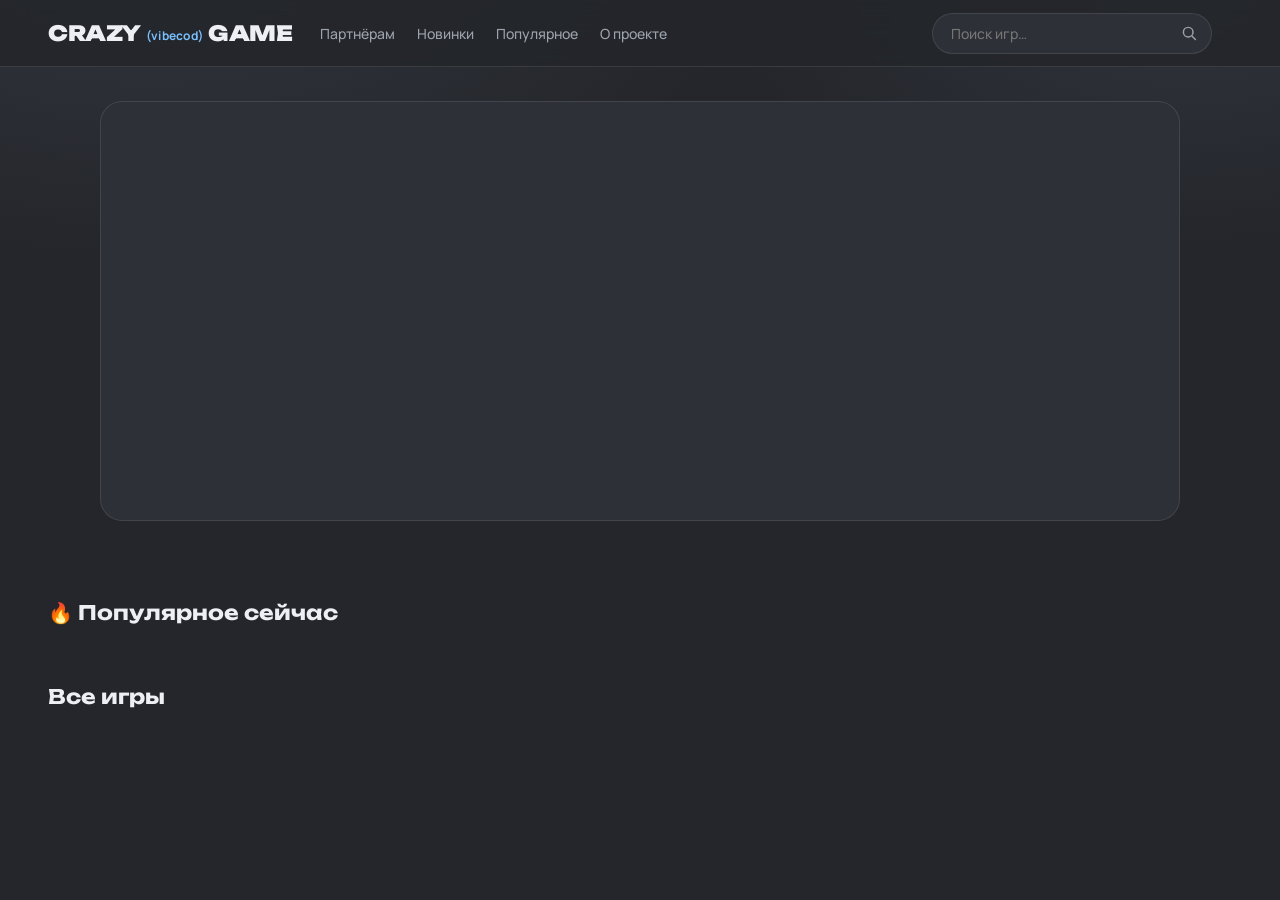
<file: index.html>
<!doctype html>
<html lang="ru">
<head>
<meta charset="utf-8">
<meta name="viewport" content="width=device-width, initial-scale=1">
<title>CRAZY (vibecod) GAME — играй в браузере</title>
<meta name="description" content="Только больная фантазия соло-разработчиков. Браузерные игры без установки.">
<link rel="icon" href="/favicon.ico" sizes="32x32">
<link rel="icon" href="/favicon.svg" type="image/svg+xml">
<link rel="apple-touch-icon" href="/apple-touch-icon.png">
<link rel="manifest" href="/site.webmanifest">
<meta name="theme-color" content="#24262B">
<link rel="stylesheet" href="./assets/style.css">
</head>
<body>

<header class="top">
  <div class="top__in">
    <a class="logo" href="./index.html">CRAZY<em>(vibecod)</em>GAME</a>

    <nav class="nav">
      <a href="./partners.html">Партнёрам</a>
      <a href="#fresh">Новинки</a>
      <a href="#popular">Популярное</a>
      <a href="#about">О проекте</a>
    </nav>

    <label class="search-wrap">
      <input class="search" id="search" type="search" placeholder="Поиск игр…" aria-label="Поиск игры">
      <svg viewBox="0 0 20 20" aria-hidden="true"><circle cx="9" cy="9" r="6"/><path d="m14 14 4 4"/></svg>
    </label>

    <div id="account"></div>
  </div>
</header>

<main class="shell">
  <!-- крупная карточка с переключением -->
  <section class="hero" id="hero" aria-label="Избранная игра"></section>

  <div class="split">
    <section class="continue is-hidden" id="continue">
      <div class="row">
        <h2>Продолжить игру</h2>
        <span id="continueMeta"></span>
      </div>
      <div class="shelf" id="continueShelf"></div>
      <p class="nudge is-hidden" id="guestNudge">
        Прогресс привязан к этому браузеру.
        <button class="link" id="nudgeLogin">Войдите</button>, чтобы играть с телефона и компьютера.
      </p>
    </section>

    <aside class="facts" id="facts"></aside>
  </div>

  <section id="popular">
    <div class="row"><h2>🔥 Популярное сейчас</h2><span id="popularMeta"></span></div>
    <div class="feature-grid" id="popularGrid"></div>
  </section>

  <section id="fresh">
    <div class="row"><h2>Все игры</h2><span id="count"></span></div>
    <div class="grid" id="grid"></div>
  </section>

</main>

<script type="module">
import { ensureSession, isNamed, canSignIn, signIn, signOut } from './assets/db.js';
import { loadLibrary, loadStreak, fmtDuration, fmtAgo, plural } from './assets/library.js';
import { loadGames, loadPopularity, loadMyProfile, avatarHtml, loc, t } from './assets/catalog.js';
import { mountAbout } from './assets/about.js';

mountAbout();

const $ = id => document.getElementById(id);
const games = await loadGames();
const byId = Object.fromEntries(games.map(g => [g.id, g]));
const session = await ensureSession();
const named = isNamed(session);
const myProfile = await loadMyProfile(session);

// ─── шапка ───────────────────────────────────────────────────
const box = $('account');
if (named) {
  box.innerHTML = `<a class="acc" href="./profile.html">${avatarHtml(myProfile, 'Профиль')}
      <span>${myProfile.name || 'Профиль'}</span></a>
    <button class="btn btn--ghost" id="out">${t.signOut}</button>`;
  $('out').onclick = async () => { await signOut(); location.reload(); };
} else {
  box.innerHTML = `<a class="acc" href="./profile.html">${avatarHtml(myProfile, 'Гость')}<span>${t.profile}</span></a>`
    + (canSignIn ? `<button class="btn" id="in">${t.signIn}</button>` : '');
  if (canSignIn) $('in').onclick = () => signIn(location.href);
}

// ─── прогресс игрока ─────────────────────────────────────────
const library = (await loadLibrary(session, games))
  .filter(e => byId[e.game_id] && e.last_played)
  .sort((a, b) => new Date(b.last_played) - new Date(a.last_played));

const played = new Set(library.map(e => e.game_id));
const popularity = await loadPopularity();

// ─── крупная карточка ────────────────────────────────────────
const spotlight = [
  ...games.filter(g => g.featured),
  ...games.filter(g => !g.featured && !played.has(g.id))
].slice(0, 4);
if (!spotlight.length) spotlight.push(games[0]);

let slide = 0;
function renderHero() {
  const g = spotlight[slide];
  if (!g) return;
  const badge = g.tag || (played.has(g.id) ? '' : 'Новинка');
  const words = loc(g).title.split(' ');
  const head = words.length > 1
    ? `${words[0]}<br><b>${words.slice(1).join(' ')}</b>`
    : `<b>${loc(g).title}</b>`;

  $('hero').innerHTML = `
    <img class="hero__bg" src="${g.cover}" alt="" onerror="this.style.display='none'">
    <div class="hero__grad"></div>
    <div class="hero__body">
      ${badge ? `<span class="badge">${badge}</span>` : ''}
      <h1>${head}</h1>
      <p>${loc(g).description || ''}</p>
      <div class="hero__cta">
        <a class="btn btn--play" href="./game.html?id=${g.id}">
          <svg viewBox="0 0 16 16" aria-hidden="true"><path d="M4 2.5v11l9-5.5-9-5.5Z"/></svg>Играть</a>
        <span class="hero__note">Браузерная игра</span>
      </div>
    </div>
    ${spotlight.length > 1 ? `<div class="dots">${spotlight.map((_, i) =>
      `<button class="${i === slide ? 'is-on' : ''}" data-slide="${i}" aria-label="Игра ${i + 1}"></button>`).join('')}</div>` : ''}`;

  $('hero').querySelectorAll('[data-slide]').forEach(b => {
    b.onclick = () => { slide = +b.dataset.slide; renderHero(); restartRotation(); };
  });
}

let timer = null;
function restartRotation() {
  clearInterval(timer);
  if (spotlight.length < 2 || matchMedia('(prefers-reduced-motion: reduce)').matches) return;
  timer = setInterval(() => { slide = (slide + 1) % spotlight.length; renderHero(); }, 9000);
}
renderHero();
restartRotation();
$('hero').addEventListener('mouseenter', () => clearInterval(timer));
$('hero').addEventListener('mouseleave', restartRotation);

// ─── продолжить ──────────────────────────────────────────────
if (library.length) {
  const streak = await loadStreak(session);
  $('continue').classList.remove('is-hidden');
  $('continueMeta').textContent = streak.current > 1
    ? `${streak.current} ${plural(streak.current, 'день', 'дня', 'дней')} подряд` : '';

  const maxSeconds = Math.max(...library.map(e => e.seconds || 0), 1);

  $('continueShelf').innerHTML = library.slice(0, 4).map(e => {
    const g = byId[e.game_id];
    const share = Math.max(6, Math.round(((e.seconds || 0) / maxSeconds) * 100));
    const meta = [fmtAgo(e.last_played), e.seconds ? fmtDuration(e.seconds) : ''].filter(Boolean).join(' · ');
    return `<div class="slot">
      <div class="slot__art">
        <img src="${g.cover}" alt="" loading="lazy" onerror="this.style.visibility='hidden'">
        <span class="slot__bar"><i style="width:${share}%"></i></span>
      </div>
      <div class="slot__b">
        <h3>${loc(g).title}</h3>
        <p>${meta}</p>
        ${e.rank ? `<p class="slot__rank">${e.rank}-е место из ${e.total_players}</p>` : ''}
        <a class="btn btn--soft" href="./game.html?id=${g.id}">
          <svg viewBox="0 0 16 16" aria-hidden="true"><path d="M4 2.5v11l9-5.5-9-5.5Z"/></svg>Продолжить</a>
      </div>
    </div>`;
  }).join('');

  if (!named && canSignIn) {
    $('guestNudge').classList.remove('is-hidden');
    $('nudgeLogin').onclick = () => signIn(location.href);
  }
}

// ─── факты справа ────────────────────────────────────────────
$('facts').innerHTML = `
  <div class="fact">
    <span class="fact__ico" aria-hidden="true">
      <svg viewBox="0 0 24 24"><rect x="2" y="7" width="20" height="11" rx="5"/><path d="M7 12h3M8.5 10.5v3M15 11h.01M17.5 13.5h.01"/></svg>
    </span>
    <div><b>${games.length}</b>
      <span>${plural(games.length, 'игра в каталоге', 'игры в каталоге', 'игр в каталоге')}</span></div>
  </div>
  <div class="fact">
    <span class="fact__ico" aria-hidden="true">
      <svg viewBox="0 0 24 24"><path d="M12 3c1.5 4 4.5 5.5 4.5 9a4.5 4.5 0 0 1-9 0C7.5 8.5 10.5 7 12 3Z"/></svg>
    </span>
    <div><b>Без установки</b>
      <span>Новые сумасшедшие игры, которых больше нет нигде</span></div>
  </div>`;

// ─── популярное ──────────────────────────────────────────────
const ranked = games
  .map(g => ({ g, stat: popularity[g.id] || { launches: 0, players: 0 } }))
  .sort((a, b) => b.stat.launches - a.stat.launches)
  .slice(0, 3);

if (ranked.some(r => r.stat.launches > 0)) {
  $('popularGrid').innerHTML = ranked.map(({ g, stat }) => `
    <a class="feature" href="./game.html?id=${g.id}">
      <img class="feature__img" src="${g.cover}" alt="" loading="lazy" onerror="this.style.visibility='hidden'">
      ${g.tag ? `<span class="tag">${g.tag}</span>` : ''}
      <div class="feature__b">
        <div>
          <h3>${loc(g).title}</h3>
          <p>${stat.launches} ${plural(stat.launches, 'запуск', 'запуска', 'запусков')}${
            stat.players > 1 ? ` · ${stat.players} ${plural(stat.players, 'игрок', 'игрока', 'игроков')}` : ''}</p>
        </div>
        <span class="feature__play" aria-hidden="true">
          <svg viewBox="0 0 16 16"><path d="M4 2.5v11l9-5.5-9-5.5Z"/></svg>
        </span>
      </div>
    </a>`).join('');
} else {
  document.getElementById('popular').classList.add('is-hidden');
}

// ─── каталог ─────────────────────────────────────────────────
function render(list) {
  $('count').textContent = `${list.length} ${plural(list.length, 'игра', 'игры', 'игр')}`;
  $('grid').innerHTML = list.map(g => `
    <a class="card" href="./game.html?id=${g.id}">
      ${g.tag ? `<span class="tag">${g.tag}</span>` : ''}
      <img class="card__img" src="${g.cover}" alt="" loading="lazy" onerror="this.style.visibility='hidden'">
      <div class="card__b"><h3>${loc(g).title}</h3><p>${loc(g).genre}</p></div>
    </a>`).join('');
}
render(games);

$('search').addEventListener('input', e => {
  const q = e.target.value.trim().toLowerCase();
  render(games.filter(g => (g.title + (g.title_en || '') + (g.genre || '')).toLowerCase().includes(q)));
});
</script>
</body>
</html>
</file>
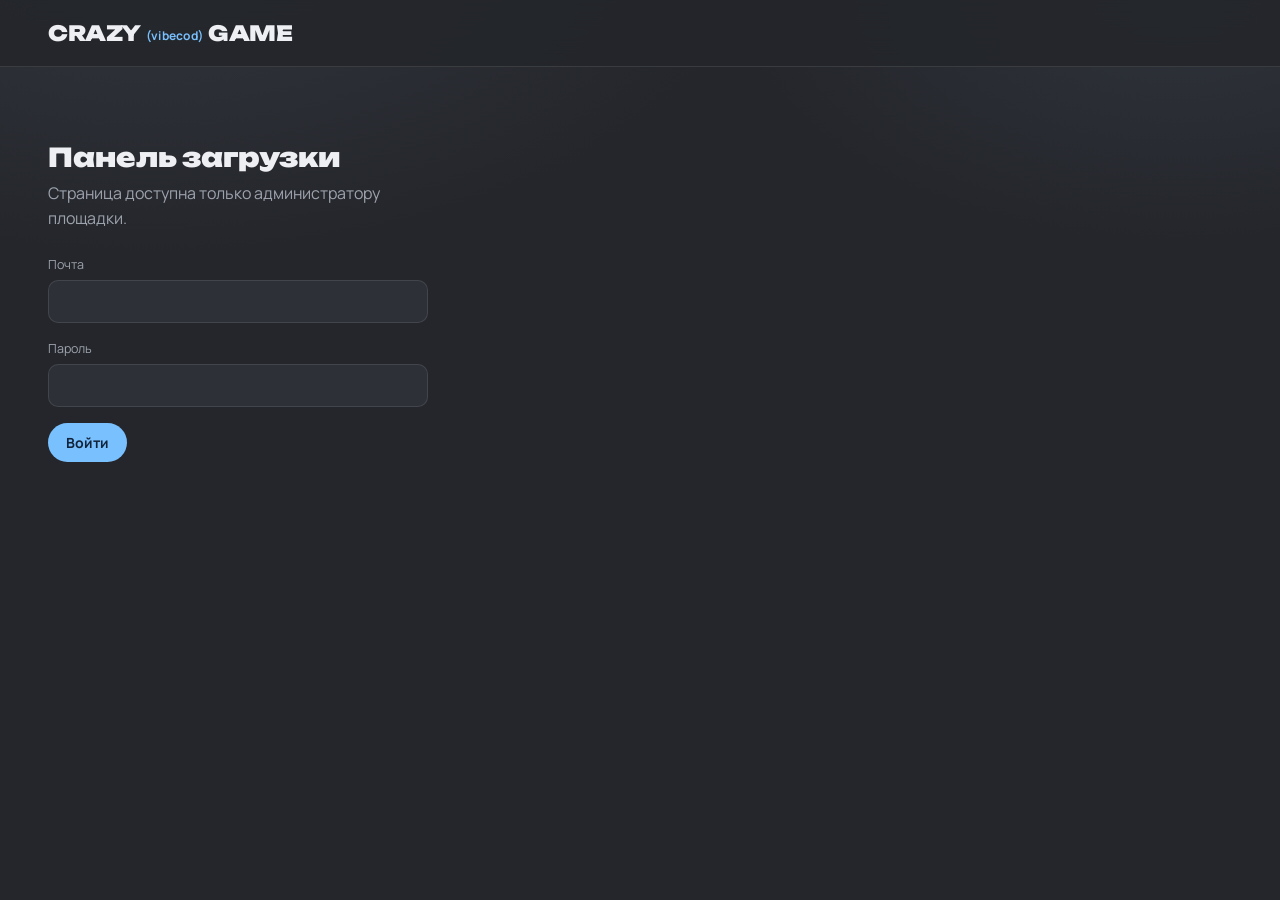
<file: admin.html>
<!doctype html>
<html lang="ru">
<head>
<meta charset="utf-8">
<meta name="viewport" content="width=device-width, initial-scale=1">
<meta name="robots" content="noindex">
<title>Загрузка игр — CRAZY (vibecod) GAME</title>
<link rel="icon" href="/favicon.ico" sizes="32x32">
<link rel="icon" href="/favicon.svg" type="image/svg+xml">
<link rel="apple-touch-icon" href="/apple-touch-icon.png">
<link rel="manifest" href="/site.webmanifest">
<meta name="theme-color" content="#24262B">
<link rel="stylesheet" href="./assets/style.css">
</head>
<body>

<header class="top">
  <div class="top__in">
    <a class="logo" href="./index.html">CRAZY<em>(vibecod)</em>GAME</a>
    <div id="account"></div>
  </div>
</header>

<main class="shell">

  <!-- вход -->
  <section class="gate" id="gate">
    <h1>Панель загрузки</h1>
    <p>Страница доступна только администратору площадки.</p>
    <div class="field"><label for="email">Почта</label><input id="email" type="email" autocomplete="username"></div>
    <div class="field"><label for="pass">Пароль</label><input id="pass" type="password" autocomplete="current-password"></div>
    <button class="btn" id="doLogin">Войти</button>
    <p class="err is-hidden" id="loginErr"></p>
  </section>

  <!-- форма -->
  <section class="is-hidden" id="panel">
    <div class="row"><h2>Новая игра</h2><span>HTML-файл целиком</span></div>

    <div class="form">
      <div class="form__col">
        <div class="field">
          <label for="fHtml">Файл игры (.html)</label>
          <input id="fHtml" type="file" accept=".html,.htm">
          <small id="htmlInfo"></small>
        </div>

        <div class="field">
          <label for="fCover">Обложка (jpg / png / webp)</label>
          <input id="fCover" type="file" accept="image/*">
          <small>Соотношение 16:9, не меньше 1280×720. Лучше 1920×1080 — эта же картинка
            растягивается на весь баннер главной, и мелкая будет выглядеть мыльной.</small>
          <div class="cover-check" id="coverCheck"></div>
        </div>

        <div class="field">
          <label for="fTitle">Название</label>
          <input id="fTitle" type="text" placeholder="Джеки: Свалка до Луны">
        </div>

        <div class="field">
          <label for="fDesc">Описание</label>
          <textarea id="fDesc" rows="3" placeholder="Только вверх. Одна ошибка — и ты снова внизу."></textarea>
        </div>

        <div class="field field--split">
          <div><label for="fGenre">Жанр</label><input id="fGenre" type="text" placeholder="Платформер"></div>
          <div><label for="fTag">Плашка</label><input id="fTag" type="text" placeholder="Хит"></div>
        </div>

        <div class="field">
          <label for="fId">Адрес игры</label>
          <input id="fId" type="text" placeholder="jackie">
          <small>Латиницей. Заполняется само из названия.</small>
        </div>

        <label class="check"><input id="fFeatured" type="checkbox"> Показать крупно на главной</label>
      </div>

      <div class="form__col">
        <div class="row row--tight">
          <h3>Для англоязычных</h3>
          <button class="btn btn--ghost" id="doTranslate">Перевести</button>
        </div>
        <p class="hint">Посетителям с английским браузером покажется этот вариант. Перевод можно поправить руками.</p>

        <div class="field"><label for="fTitleEn">Title</label><input id="fTitleEn" type="text"></div>
        <div class="field"><label for="fDescEn">Description</label><textarea id="fDescEn" rows="3"></textarea></div>
        <div class="field"><label for="fGenreEn">Genre</label><input id="fGenreEn" type="text"></div>

        <button class="btn btn--wide" id="doUpload">Загрузить игру</button>
        <p class="err is-hidden" id="uploadErr"></p>
        <p class="ok is-hidden" id="uploadOk"></p>
      </div>
    </div>

    <div class="row"><h2>Загруженные игры</h2><span id="listCount"></span></div>
    <div class="progress-list" id="list"></div>
  </section>
</main>

<script type="module">
import { db } from './assets/db.js';
import { CONFIG } from './assets/config.js';

const $ = id => document.getElementById(id);
const SDK_URL = location.origin + location.pathname.replace(/admin\.html$/, '') + 'sdk/playdrop-sdk.js';

let session = null;

// ─── доступ ──────────────────────────────────────────────────
async function checkAccess() {
  const { data } = await db.auth.getSession();
  session = data.session;
  if (!session || session.user.is_anonymous) return show(false);
  const { data: admin } = await db.rpc('is_admin');
  show(!!admin);
  if (!admin) {
    $('loginErr').textContent = 'Этот аккаунт не в списке администраторов.';
    $('loginErr').classList.remove('is-hidden');
  }
}

function show(ok) {
  $('gate').classList.toggle('is-hidden', ok);
  $('panel').classList.toggle('is-hidden', !ok);
  $('account').innerHTML = ok ? `<button class="btn btn--ghost" id="out">Выйти</button>` : '';
  if (ok) {
    $('out').onclick = async () => { await db.auth.signOut(); location.reload(); };
    loadList();
  }
}

$('doLogin').onclick = async () => {
  const err = $('loginErr');
  err.classList.add('is-hidden');
  // анонимную сессию сбрасываем, иначе вход не пройдёт
  const { data } = await db.auth.getSession();
  if (data.session?.user.is_anonymous) await db.auth.signOut();

  const { error } = await db.auth.signInWithPassword({ email: $('email').value.trim(), password: $('pass').value });
  if (error) { err.textContent = error.message; err.classList.remove('is-hidden'); return; }
  checkAccess();
};

// ─── помощники ───────────────────────────────────────────────
const RU = { а:'a',б:'b',в:'v',г:'g',д:'d',е:'e',ё:'e',ж:'zh',з:'z',и:'i',й:'y',к:'k',л:'l',м:'m',н:'n',
  о:'o',п:'p',р:'r',с:'s',т:'t',у:'u',ф:'f',х:'h',ц:'c',ч:'ch',ш:'sh',щ:'sch',ъ:'',ы:'y',ь:'',э:'e',ю:'yu',я:'ya' };

function slug(s) {
  return s.toLowerCase().split('').map(c => RU[c] ?? c).join('')
    .replace(/[^a-z0-9]+/g, '-').replace(/^-|-$/g, '').slice(0, 40);
}

$('fTitle').addEventListener('input', e => {
  if (!$('fId').dataset.touched) $('fId').value = slug(e.target.value);
});
$('fId').addEventListener('input', e => { e.target.dataset.touched = '1'; });

$('fHtml').addEventListener('change', e => {
  const f = e.target.files[0];
  $('htmlInfo').textContent = f ? `${f.name} · ${(f.size / 1048576).toFixed(1)} МБ` : '';
});

// ─── проверка обложки: разрешение и пропорции ────────────────
$('fCover').addEventListener('change', e => {
  const file = e.target.files[0];
  const out = $('coverCheck');
  out.className = 'cover-check';
  out.textContent = '';
  if (!file) return;

  const img = new Image();
  img.onload = () => {
    const { width: w, height: h } = img;
    const ratio = w / h;
    const notes = [];

    if (w < 1280) notes.push(`ширина ${w}px — мало, на баннере будет мыло`);
    if (Math.abs(ratio - 16 / 9) > 0.12) notes.push(`пропорции ${ratio.toFixed(2)}:1 вместо 16:9 — картинку обрежет`);

    if (notes.length) {
      out.className = 'cover-check is-bad';
      out.textContent = `${w}×${h}: ` + notes.join('; ');
    } else {
      out.className = 'cover-check is-good';
      out.textContent = `${w}×${h} — то что нужно`;
    }
    URL.revokeObjectURL(img.src);
  };
  img.onerror = () => { out.textContent = 'Не удалось прочитать картинку'; };
  img.src = URL.createObjectURL(file);
});

// ─── перевод ─────────────────────────────────────────────────
$('doTranslate').onclick = async () => {
  const btn = $('doTranslate');
  const texts = [$('fTitle').value, $('fDesc').value, $('fGenre').value];
  if (!texts[0]) return;

  btn.disabled = true; btn.textContent = 'Перевожу…';
  try {
    const { data, error } = await db.functions.invoke('translate', { body: { texts } });
    if (error) throw error;
    $('fTitleEn').value = data.translations[0] || '';
    $('fDescEn').value = data.translations[1] || '';
    $('fGenreEn').value = data.translations[2] || '';
  } catch (err) {
    $('uploadErr').textContent = 'Перевод недоступен: ' + (err.message || err) + '. Заполните поля вручную.';
    $('uploadErr').classList.remove('is-hidden');
  }
  btn.disabled = false; btn.textContent = 'Перевести';
};

// ─── загрузка ────────────────────────────────────────────────
$('doUpload').onclick = async () => {
  const err = $('uploadErr'), ok = $('uploadOk');
  err.classList.add('is-hidden'); ok.classList.add('is-hidden');

  const id = $('fId').value.trim();
  const title = $('fTitle').value.trim();
  const htmlFile = $('fHtml').files[0];
  const coverFile = $('fCover').files[0];

  if (!id || !title || !htmlFile) return fail('Нужны файл игры, название и адрес.');

  const btn = $('doUpload');
  btn.disabled = true; btn.textContent = 'Загружаю…';

  try {
    // 1. в HTML игры подставляем SDK площадки
    let html = await htmlFile.text();
    const yandex = /<script[^>]*src=["'][^"']*yandex[^"']*(?:sdk|games)[^"']*["'][^>]*>\s*<\/script>/gi;
    const tag = `<script src="${SDK_URL}"><\/script>`;
    if (yandex.test(html)) html = html.replace(yandex, tag);
    else if (!html.includes('playdrop-sdk.js')) html = html.replace(/<\/head>/i, `  ${tag}\n</head>`);

    // 2. файлы в хранилище
    const up = await db.storage.from('games').upload(`${id}/index.html`, new Blob([html], { type: 'text/html' }), {
      upsert: true, contentType: 'text/html; charset=utf-8'
    });
    if (up.error) throw up.error;
    const gameUrl = db.storage.from('games').getPublicUrl(`${id}/index.html`).data.publicUrl;

    let coverUrl = null;
    if (coverFile) {
      const ext = (coverFile.name.split('.').pop() || 'jpg').toLowerCase();
      const c = await db.storage.from('covers').upload(`${id}.${ext}`, coverFile, { upsert: true, contentType: coverFile.type });
      if (c.error) throw c.error;
      coverUrl = db.storage.from('covers').getPublicUrl(`${id}.${ext}`).data.publicUrl + '?v=' + Date.now();
    }

    // 3. строка в каталоге
    const row = {
      id, title,
      title_en: $('fTitleEn').value.trim() || null,
      description: $('fDesc').value.trim() || null,
      description_en: $('fDescEn').value.trim() || null,
      genre: $('fGenre').value.trim() || null,
      genre_en: $('fGenreEn').value.trim() || null,
      tag: $('fTag').value.trim() || null,
      game_url: gameUrl,
      featured: $('fFeatured').checked,
      published: true,
      owner_id: session.user.id,
      updated_at: new Date().toISOString()
    };
    if (coverUrl) row.cover_url = coverUrl;

    const { error: dbErr } = await db.from('games').upsert(row, { onConflict: 'id' });
    if (dbErr) throw dbErr;

    ok.textContent = `Готово. Игра открывается по адресу game.html?id=${id}`;
    ok.classList.remove('is-hidden');
    ['fTitle','fDesc','fGenre','fTag','fId','fTitleEn','fDescEn','fGenreEn'].forEach(k => $(k).value = '');
    $('fHtml').value = ''; $('fCover').value = ''; $('htmlInfo').textContent = '';
    delete $('fId').dataset.touched;
    loadList();
  } catch (e) {
    fail(e.message || String(e));
  }

  btn.disabled = false; btn.textContent = 'Загрузить игру';

  function fail(msg) {
    err.textContent = msg;
    err.classList.remove('is-hidden');
    btn.disabled = false; btn.textContent = 'Загрузить игру';
  }
};

// ─── список ──────────────────────────────────────────────────
async function loadList() {
  const { data } = await db.from('games').select('*').order('created_at', { ascending: false });
  const rows = data || [];
  $('listCount').textContent = `${rows.length} шт.`;
  $('list').innerHTML = rows.map(g => `
    <div class="prow">
      <img class="prow__img" src="${g.cover_url || ''}" alt="" onerror="this.style.visibility='hidden'">
      <div class="prow__b">
        <h3>${g.title}${g.featured ? ' · на главной' : ''}</h3>
        <p>${g.title_en ? 'EN: ' + g.title_en : 'без английской версии'} · ${g.published ? 'опубликована' : 'скрыта'}</p>
      </div>
      <div class="prow__side">
        <a class="btn btn--ghost" href="./game.html?id=${g.id}">Открыть</a>
        <button class="link" data-hide="${g.id}" data-state="${g.published}">${g.published ? 'скрыть' : 'показать'}</button>
        <button class="link" data-del="${g.id}">удалить</button>
      </div>
    </div>`).join('');

  $('list').querySelectorAll('[data-hide]').forEach(b => b.onclick = async () => {
    await db.from('games').update({ published: b.dataset.state !== 'true' }).eq('id', b.dataset.hide);
    loadList();
  });
  $('list').querySelectorAll('[data-del]').forEach(b => b.onclick = async () => {
    if (!confirm('Удалить игру из каталога? Файлы тоже будут стёрты.')) return;
    const id = b.dataset.del;
    await db.storage.from('games').remove([`${id}/index.html`]);
    await db.from('games').delete().eq('id', id);
    loadList();
  });
}

checkAccess();
</script>
</body>
</html>
</file>
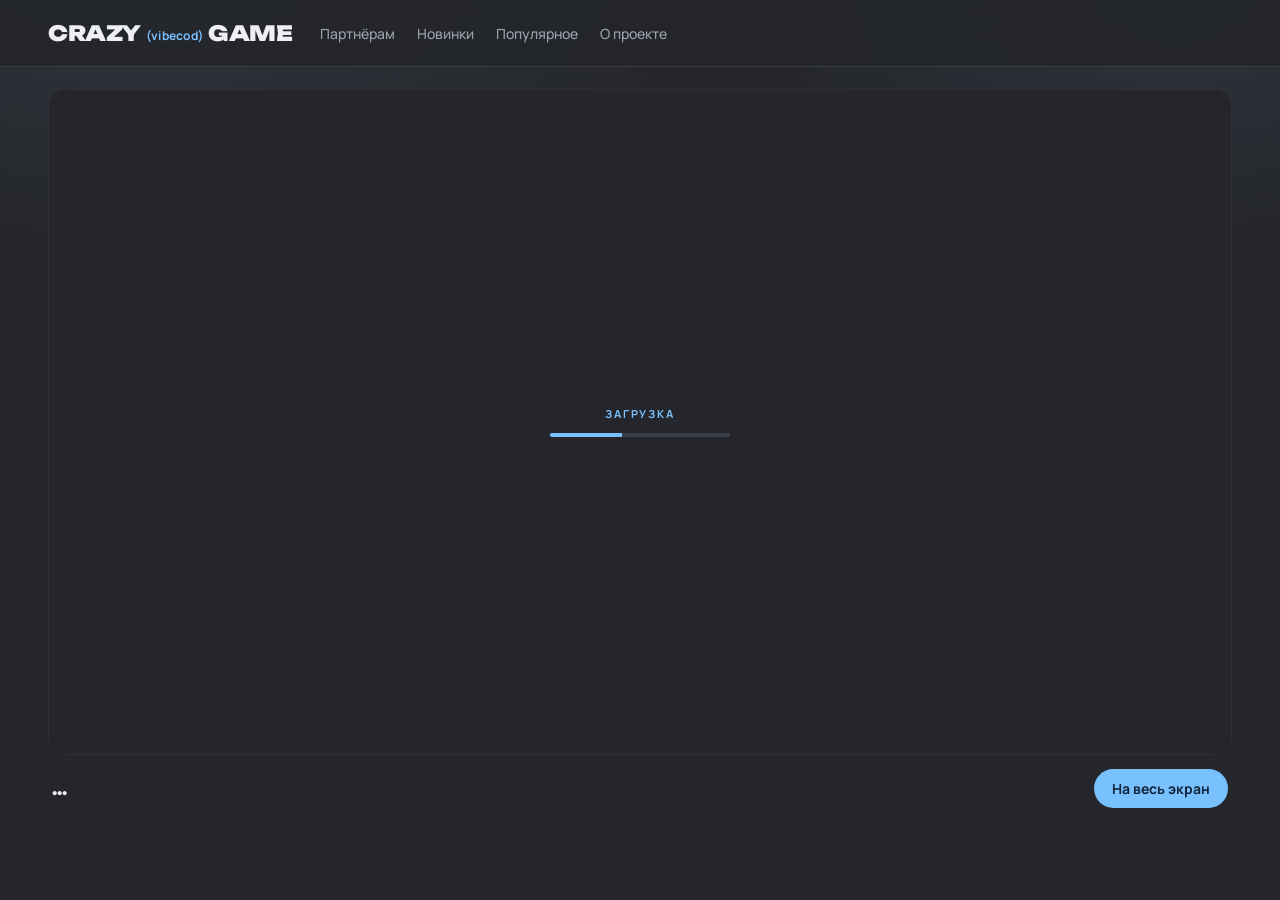
<file: game.html>
<!doctype html>
<html lang="ru">
<head>
<meta charset="utf-8">
<meta name="viewport" content="width=device-width, initial-scale=1">
<title>CRAZY (vibecod) GAME</title>
<link rel="icon" href="/favicon.ico" sizes="32x32">
<link rel="icon" href="/favicon.svg" type="image/svg+xml">
<link rel="apple-touch-icon" href="/apple-touch-icon.png">
<link rel="manifest" href="/site.webmanifest">
<meta name="theme-color" content="#24262B">
<link rel="stylesheet" href="./assets/style.css">
<!-- РСЯ: раскомментировать после модерации сайта
<script>window.yaContextCb=window.yaContextCb||[]</script>
<script src="https://yandex.ru/ads/system/context.js" async></script>
-->
</head>
<body>

<header class="top">
  <div class="top__in">
    <a class="logo" href="./index.html">CRAZY<em>(vibecod)</em>GAME</a>
    <nav class="nav">
      <a href="./partners.html">Партнёрам</a>
      <a href="./index.html#fresh">Новинки</a>
      <a href="./index.html#popular">Популярное</a>
      <a href="./index.html#about">О проекте</a>
    </nav>
    <div id="account"></div>
  </div>
</header>

<main class="play">
  <div class="stage" id="stage">
    <iframe id="gameFrame"
            allow="autoplay; fullscreen; gamepad; pointer-lock; clipboard-write"
            allowfullscreen></iframe>

    <div class="loader" id="loader">
      <div class="eyebrow">Загрузка</div>
      <div class="loader__bar"><i></i></div>
    </div>

    <div class="adv is-hidden" id="adOverlay">
      <div class="adv__label" id="adLabel">Реклама</div>
      <div id="adSlot"></div>
      <div class="adv__timer" id="adTimer">5</div>
      <button class="btn btn--ghost is-hidden" id="adSkip">Пропустить без награды</button>
    </div>
  </div>

  <div class="playbar">
    <div>
      <h1 id="gameTitle">…</h1>
      <small id="gameDev"></small>
    </div>
    <button class="btn" id="fsBtn">На весь экран</button>
  </div>

  <div class="banner is-hidden" id="adBanner">Рекламный блок 728×90</div>
  <div class="banner is-hidden" id="reviewBox">Оцените игру — форма отзыва</div>
</main>

<script type="module" src="./assets/host.js"></script>
</body>
</html>
</file>
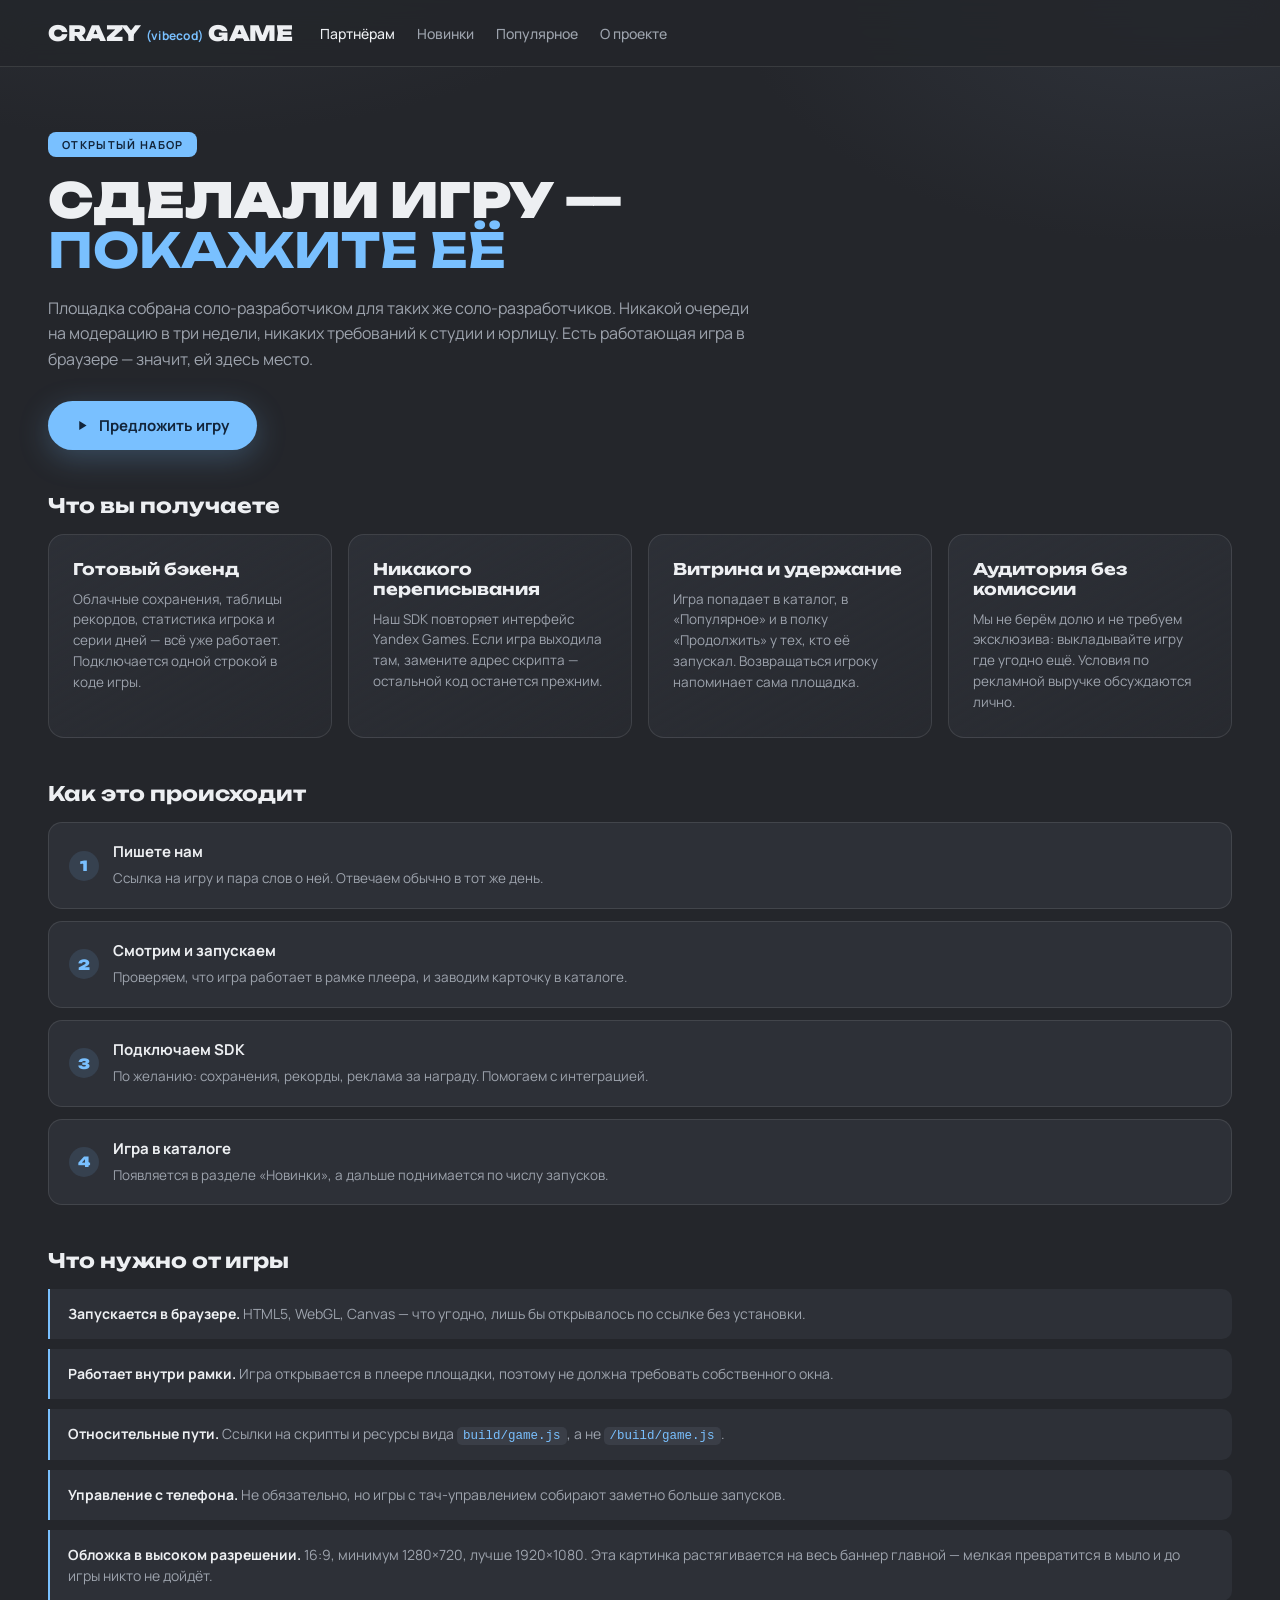
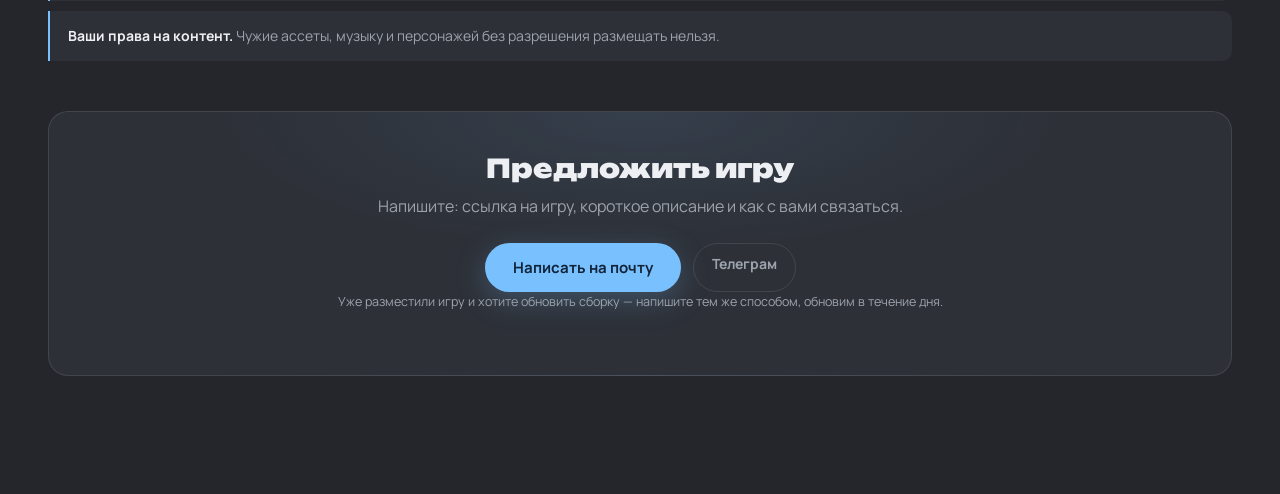
<file: partners.html>
<!doctype html>
<html lang="ru">
<head>
<meta charset="utf-8">
<meta name="viewport" content="width=device-width, initial-scale=1">
<title>Партнёрам — CRAZY (vibecod) GAME</title>
<meta name="description" content="Разместите свою браузерную игру: сохранения, рекорды и аудитория без комиссий и модерации по три недели.">
<link rel="icon" href="/favicon.ico" sizes="32x32">
<link rel="icon" href="/favicon.svg" type="image/svg+xml">
<link rel="apple-touch-icon" href="/apple-touch-icon.png">
<link rel="manifest" href="/site.webmanifest">
<meta name="theme-color" content="#24262B">
<link rel="stylesheet" href="./assets/style.css">
</head>
<body>

<header class="top">
  <div class="top__in">
    <a class="logo" href="./index.html">CRAZY<em>(vibecod)</em>GAME</a>
    <nav class="nav">
      <a href="./partners.html" class="is-on">Партнёрам</a>
      <a href="./index.html#fresh">Новинки</a>
      <a href="./index.html#popular">Популярное</a>
      <a href="./index.html#about">О проекте</a>
    </nav>
    <div id="account"></div>
  </div>
</header>

<main class="shell">

  <section class="pitch">
    <span class="badge">Открытый набор</span>
    <h1>Сделали игру — <b>покажите её</b></h1>
    <p class="pitch__lead">
      Площадка собрана соло-разработчиком для таких же соло-разработчиков. Никакой очереди на модерацию в три недели,
      никаких требований к студии и юрлицу. Есть работающая игра в браузере — значит, ей здесь место.
    </p>
    <a class="btn btn--play" href="#form">
      <svg viewBox="0 0 16 16" aria-hidden="true"><path d="M4 2.5v11l9-5.5-9-5.5Z"/></svg>Предложить игру</a>
  </section>

  <div class="row"><h2>Что вы получаете</h2></div>
  <div class="perks">
    <div class="perk">
      <h3>Готовый бэкенд</h3>
      <p>Облачные сохранения, таблицы рекордов, статистика игрока и серии дней — всё уже работает. Подключается одной строкой в коде игры.</p>
    </div>
    <div class="perk">
      <h3>Никакого переписывания</h3>
      <p>Наш SDK повторяет интерфейс Yandex Games. Если игра выходила там, замените адрес скрипта — остальной код останется прежним.</p>
    </div>
    <div class="perk">
      <h3>Витрина и удержание</h3>
      <p>Игра попадает в каталог, в «Популярное» и в полку «Продолжить» у тех, кто её запускал. Возвращаться игроку напоминает сама площадка.</p>
    </div>
    <div class="perk">
      <h3>Аудитория без комиссии</h3>
      <p>Мы не берём долю и не требуем эксклюзива: выкладывайте игру где угодно ещё. Условия по рекламной выручке обсуждаются лично.</p>
    </div>
  </div>

  <div class="row"><h2>Как это происходит</h2></div>
  <ol class="steps">
    <li><b>Пишете нам</b><span>Ссылка на игру и пара слов о ней. Отвечаем обычно в тот же день.</span></li>
    <li><b>Смотрим и запускаем</b><span>Проверяем, что игра работает в рамке плеера, и заводим карточку в каталоге.</span></li>
    <li><b>Подключаем SDK</b><span>По желанию: сохранения, рекорды, реклама за награду. Помогаем с интеграцией.</span></li>
    <li><b>Игра в каталоге</b><span>Появляется в разделе «Новинки», а дальше поднимается по числу запусков.</span></li>
  </ol>

  <div class="row"><h2>Что нужно от игры</h2></div>
  <div class="reqs">
    <p><b>Запускается в браузере.</b> HTML5, WebGL, Canvas — что угодно, лишь бы открывалось по ссылке без установки.</p>
    <p><b>Работает внутри рамки.</b> Игра открывается в плеере площадки, поэтому не должна требовать собственного окна.</p>
    <p><b>Относительные пути.</b> Ссылки на скрипты и ресурсы вида <code>build/game.js</code>, а не <code>/build/game.js</code>.</p>
    <p><b>Управление с телефона.</b> Не обязательно, но игры с тач-управлением собирают заметно больше запусков.</p>
    <p><b>Обложка в высоком разрешении.</b> 16:9, минимум 1280×720, лучше 1920×1080. Эта картинка растягивается
      на весь баннер главной — мелкая превратится в мыло и до игры никто не дойдёт.</p>
    <p><b>Ваши права на контент.</b> Чужие ассеты, музыку и персонажей без разрешения размещать нельзя.</p>
  </div>

  <section class="cta" id="form">
    <h2>Предложить игру</h2>
    <p>Напишите: ссылка на игру, короткое описание и как с вами связаться.</p>
    <div class="cta__row">
      <!-- ЗАМЕНИТЕ на свои контакты -->
      <a class="btn btn--play" href="mailto:adnvlasov@mail.ru?subject=Игра%20для%20CRAZY%20(vibecod)%20GAME">Написать на почту</a>
      <a class="btn btn--ghost" href="https://t.me/polevoynow" target="_blank" rel="noopener">Телеграм</a>
    </div>
    <p class="cta__note">Уже разместили игру и хотите обновить сборку — напишите тем же способом, обновим в течение дня.</p>
  </section>
</main>

<script type="module">
import { ensureSession, isNamed, canSignIn, signIn, signOut } from './assets/db.js';
import { loadMyProfile, avatarHtml, t } from './assets/catalog.js';
import { mountAbout } from './assets/about.js';

mountAbout();

const session = await ensureSession();
const named = isNamed(session);
const profile = await loadMyProfile(session);
const box = document.getElementById('account');

if (named) {
  box.innerHTML = `<a class="acc" href="./profile.html">${avatarHtml(profile, 'Профиль')}
      <span>${profile.name || 'Профиль'}</span></a>
    <button class="btn btn--ghost" id="out">${t.signOut}</button>`;
  document.getElementById('out').onclick = async () => { await signOut(); location.reload(); };
} else {
  box.innerHTML = `<a class="acc" href="./profile.html">${avatarHtml(profile, 'Гость')}<span>${t.profile}</span></a>`
    + (canSignIn ? `<button class="btn" id="in">${t.signIn}</button>` : '');
  if (canSignIn) document.getElementById('in').onclick = () => signIn(location.href);
}
</script>
</body>
</html>
</file>
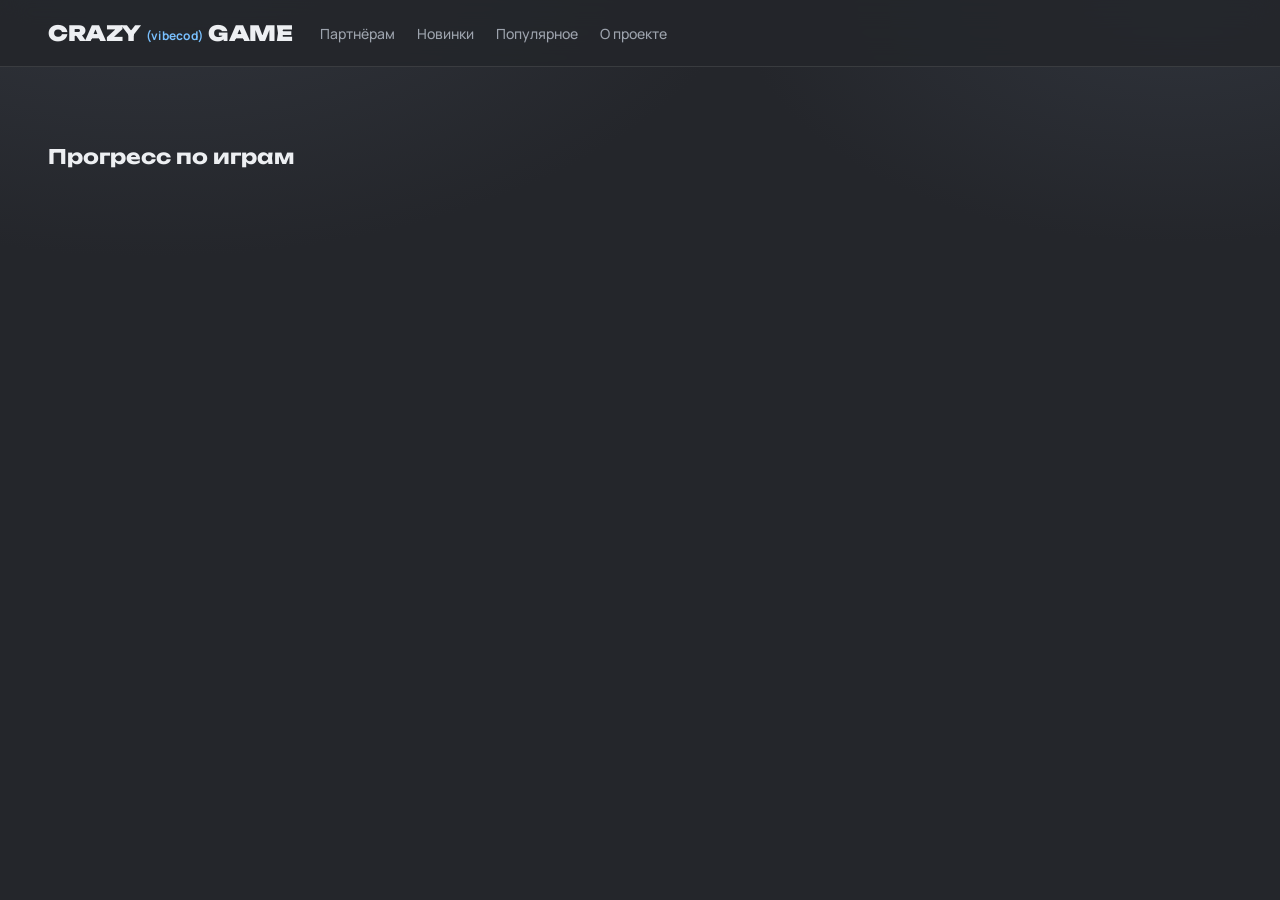
<file: profile.html>
<!doctype html>
<html lang="ru">
<head>
<meta charset="utf-8">
<meta name="viewport" content="width=device-width, initial-scale=1">
<title>Профиль — CRAZY (vibecod) GAME</title>
<link rel="icon" href="/favicon.ico" sizes="32x32">
<link rel="icon" href="/favicon.svg" type="image/svg+xml">
<link rel="apple-touch-icon" href="/apple-touch-icon.png">
<link rel="manifest" href="/site.webmanifest">
<meta name="theme-color" content="#24262B">
<link rel="stylesheet" href="./assets/style.css">
</head>
<body>

<header class="top">
  <div class="top__in">
    <a class="logo" href="./index.html">CRAZY<em>(vibecod)</em>GAME</a>
    <nav class="nav">
      <a href="./partners.html">Партнёрам</a>
      <a href="./index.html#fresh">Новинки</a>
      <a href="./index.html#popular">Популярное</a>
      <a href="./index.html#about">О проекте</a>
    </nav>
    <div id="account"></div>
  </div>
</header>

<main class="shell">
  <section class="profile" id="profileHead"></section>

  <div class="row"><h2>Прогресс по играм</h2><span id="libCount"></span></div>
  <div class="progress-list" id="libList"></div>

  <section class="empty is-hidden" id="empty">
    <h2>Здесь появится ваш прогресс</h2>
    <p>Сыграйте в любую игру — время, рекорды и место в таблице будут копиться на этой странице.</p>
    <a class="btn" href="./index.html">Выбрать игру</a>
  </section>
</main>

<script type="module">
import { db, ensureSession, isNamed, canSignIn, signIn, signOut } from './assets/db.js';
import { loadLibrary, loadStreak, xpFrom, levelFrom, fmtDuration, fmtAgo, plural } from './assets/library.js';
import { loadGames, loc, avatarHtml } from './assets/catalog.js';
import { lastError } from './assets/library.js';
import { mountAbout } from './assets/about.js';

mountAbout();

const games = await loadGames();
const byId = Object.fromEntries(games.map(g => [g.id, g]));
const session = await ensureSession();
const named = isNamed(session);

const box = document.getElementById('account');
if (named) {
  box.innerHTML = `<button class="btn btn--ghost" id="out">Выйти</button>`;
  document.getElementById('out').onclick = async () => { await signOut(); location.href = './index.html'; };
} else if (canSignIn) {
  box.innerHTML = `<button class="btn" id="in">Войти</button>`;
  document.getElementById('in').onclick = () => signIn(location.href);
}

// панель загрузки — только для администратора
try {
  const { data: isAdmin } = await db.rpc('is_admin');
  if (isAdmin) {
    const a = document.createElement('a');
    a.className = 'btn btn--ghost'; a.href = './admin.html'; a.textContent = 'Загрузить игру';
    box.prepend(a);
  }
} catch (_) {}

const library = (await loadLibrary(session, games)).filter(e => byId[e.game_id]);
const streak = await loadStreak(session);

// свой профиль: имя и аватар хранятся в таблице profiles
let me = { name: null, photo: null };
try {
  const { data } = await db.rpc('my_profile');
  if (data && data[0]) me = data[0];
} catch (_) {}

const totalSeconds = library.reduce((s, e) => s + (e.seconds || 0), 0);
const xp = xpFrom(library);
const lvl = levelFrom(xp);

const user = named ? session.user : null;
const name = me.name || user?.user_metadata?.name || user?.user_metadata?.full_name || 'Гость';
const photo = me.photo || user?.user_metadata?.avatar_url || '';

document.getElementById('profileHead').innerHTML = `
  <div class="profile__id">
    <button class="profile__avaBtn" id="avaBtn" title="Сменить фото">
      ${photo ? `<img class="profile__ava" src="${photo}" alt="">` : `<div class="profile__ava profile__ava--empty">${name[0]}</div>`}
      <span class="profile__avaHint">Сменить</span>
    </button>
    <input type="file" id="avaFile" accept="image/*" hidden>
    <div>
      <div class="eyebrow">Уровень ${lvl.level}</div>
      <h1 id="nameField" contenteditable="plaintext-only" spellcheck="false">${name}</h1>
      <small class="saveHint is-hidden" id="saveHint">Сохранено</small>
      <div class="xp" role="img" aria-label="До следующего уровня ${lvl.need - lvl.into} очков">
        <i style="width:${lvl.percent}%"></i>
      </div>
      <small>${lvl.into} / ${lvl.need} XP до ${lvl.level + 1} уровня</small>
    </div>
  </div>
  <div class="profile__stats">
    <div class="stat"><b>${fmtDuration(totalSeconds)}</b><span>всего в играх</span></div>
    <div class="stat"><b>${library.length}</b><span>${plural(library.length, 'игра начата', 'игры начаты', 'игр начато')}</span></div>
    <div class="stat"><b>${streak.current}</b><span>${plural(streak.current, 'день', 'дня', 'дней')} подряд${streak.best > streak.current ? ` · рекорд ${streak.best}` : ''}</span></div>
  </div>
  ${!named && canSignIn ? `<p class="nudge">Гостевой профиль привязан к этому браузеру.
    <button class="link" id="upgrade">Войдите</button> — прогресс перенесётся, ничего не потеряется.</p>` : ''}`;

if (!named && canSignIn) document.getElementById('upgrade').onclick = () => signIn(location.href);

// ─── смена аватара ───────────────────────────────────────────
const avaFile = document.getElementById('avaFile');
document.getElementById('avaBtn').onclick = () => avaFile.click();

avaFile.onchange = async () => {
  const file = avaFile.files[0];
  if (!file || !session) return;
  if (file.size > 2 * 1024 * 1024) return flash('Файл больше 2 МБ');

  try {
    const ext = (file.name.split('.').pop() || 'jpg').toLowerCase();
    const path = `${session.user.id}/avatar.${ext}`;
    const up = await db.storage.from('avatars').upload(path, file, { upsert: true, contentType: file.type });
    if (up.error) throw up.error;

    const url = db.storage.from('avatars').getPublicUrl(path).data.publicUrl + '?v=' + Date.now();
    const { error } = await db.from('profiles').upsert({ id: session.user.id, photo: url, name: currentName() });
    if (error) throw error;

    const box2 = document.querySelector('.profile__avaBtn');
    box2.innerHTML = `<img class="profile__ava" src="${url}" alt=""><span class="profile__avaHint">Сменить</span>`;
    box2.onclick = () => avaFile.click();
    flash('Сохранено');
  } catch (e) {
    flash(e.message || 'Не удалось загрузить');
  }
};

// ─── смена имени ─────────────────────────────────────────────
const nameField = document.getElementById('nameField');
function currentName() { return (nameField.textContent || '').trim().slice(0, 40) || 'Игрок'; }

nameField.addEventListener('keydown', e => { if (e.key === 'Enter') { e.preventDefault(); nameField.blur(); } });
nameField.addEventListener('blur', async () => {
  if (!session) return;
  const value = currentName();
  nameField.textContent = value;
  const { error } = await db.from('profiles').upsert({ id: session.user.id, name: value });
  flash(error ? (error.message || 'Не удалось сохранить') : 'Сохранено');
});

function flash(text) {
  const el = document.getElementById('saveHint');
  el.textContent = text;
  el.classList.remove('is-hidden');
  setTimeout(() => el.classList.add('is-hidden'), 2500);
}

if (!library.length) {
  document.getElementById('empty').classList.remove('is-hidden');
  if (lastError) {
    const p = document.createElement('p');
    p.className = 'nudge';
    p.textContent = 'Прогресс не удалось получить с сервера: ' + lastError;
    document.getElementById('empty').appendChild(p);
  }
} else {
  document.getElementById('libCount').textContent = `${library.length} ${plural(library.length, 'игра', 'игры', 'игр')}`;
  document.getElementById('libList').innerHTML = library
    .sort((a, b) => (b.seconds || 0) - (a.seconds || 0))
    .map(e => {
      const g = byId[e.game_id];
      const share = totalSeconds ? Math.max(3, Math.round((e.seconds / totalSeconds) * 100)) : 0;
      const top = e.rank && e.total_players
        ? `${e.rank}-е место из ${e.total_players}`
        : 'Рекорд ещё не отправлен';
      return `<a class="prow" href="./game.html?id=${g.id}">
        <img class="prow__img" src="${g.cover}" alt="" loading="lazy" onerror="this.style.visibility='hidden'">
        <div class="prow__b">
          <h3>${loc(g).title}</h3>
          <div class="bar"><i style="width:${share}%"></i></div>
          <p>${fmtDuration(e.seconds)} · ${e.sessions || 1} ${plural(e.sessions || 1, 'запуск', 'запуска', 'запусков')} · ${fmtAgo(e.last_played)}</p>
        </div>
        <div class="prow__side">
          ${e.best_score != null ? `<b>${Number(e.best_score).toLocaleString('ru-RU')}</b>` : '<b>—</b>'}
          <span>${top}</span>
        </div>
      </a>`;
    }).join('');
}
</script>
</body>
</html>
</file>
<file: assets/style.css>
@import url('https://fonts.googleapis.com/css2?family=Unbounded:wght@400;700;900&family=Manrope:wght@400;500;700&display=swap');

:root {
  --ink: #24262B;
  --ink-2: #2D3037;
  --ink-3: #3A3E47;
  --paper: #EDEFF2;
  --muted: #9DA3AD;
  --volt: #79C0FF;
  --hot: #FF7A8A;
  --line: rgba(255, 255, 255, .10);
  --radius: 14px;
  --shell: min(1240px, calc(100vw - 96px));
}

* { box-sizing: border-box; }

body {
  margin: 0;
  background:
    radial-gradient(1000px 560px at 12% -10%, #33373F 0%, transparent 62%),
    radial-gradient(760px 420px at 92% 0%, #2F333B 0%, transparent 58%),
    var(--ink);
  color: var(--paper);
  font: 400 16px/1.55 Manrope, system-ui, sans-serif;
  min-height: 100vh;
}

a { color: inherit; text-decoration: none; }
.is-hidden { display: none !important; }

/* ─── шапка ─── */
.top {
  position: sticky; top: 0; z-index: 40;
  backdrop-filter: blur(14px);
  background: rgba(36, 38, 43, .86);
  border-bottom: 1px solid var(--line);
}
.top__in {
  width: var(--shell); margin: 0 auto;
  display: flex; align-items: center; gap: 20px;
  height: 66px;
}
.logo {
  font: 900 21px/1 Unbounded, sans-serif;
  letter-spacing: -.02em;
}
.logo b { color: var(--volt); }
.search {
  flex: 1; max-width: 420px;
  background: var(--ink-2); border: 1px solid var(--line);
  border-radius: 999px; padding: 10px 18px; color: var(--paper);
  font: 500 14px Manrope, sans-serif;
}
.search:focus { outline: 2px solid var(--volt); outline-offset: 1px; }

.btn {
  background: var(--volt); color: #12243A; border: 0;
  padding: 10px 18px; border-radius: 999px; cursor: pointer;
  font: 700 14px Manrope, sans-serif; white-space: nowrap;
}
.btn:hover { filter: brightness(1.08); }
.btn--ghost { background: transparent; color: var(--muted); border: 1px solid var(--line); }
.btn:focus-visible, a:focus-visible { outline: 2px solid var(--volt); outline-offset: 2px; }

#account { display: flex; align-items: center; gap: 10px; margin-left: auto; font-size: 14px; }
.top__in > .nav + #account { margin-left: auto; }
.ava { width: 30px; height: 30px; border-radius: 50%; object-fit: cover; background: var(--ink-3); }

/* ─── общий контейнер ─── */
.shell { width: var(--shell); margin: 0 auto; padding: 34px 0 80px; }

/* ─── сетка игр ─── */
.row { display: flex; align-items: baseline; gap: 14px; margin: 0 0 18px; }
.row h2 { font: 700 20px/1 Unbounded, sans-serif; margin: 0; }
.row span { color: var(--muted); font-size: 13px; }

.grid {
  display: grid; gap: 16px;
  grid-template-columns: repeat(auto-fill, minmax(190px, 1fr));
  margin-bottom: 46px;
}
.card {
  border-radius: var(--radius); overflow: hidden; background: var(--ink-2);
  border: 1px solid var(--line); position: relative;
  transition: transform .18s ease, border-color .18s ease;
}
.card:hover { transform: translateY(-4px); border-color: var(--volt); }
.card__img { aspect-ratio: 16 / 9; width: 100%; object-fit: cover; display: block; background: var(--ink-3); }
.card__b { padding: 12px 14px 15px; }
.card__b h3 { font: 700 15px/1.25 Manrope, sans-serif; margin: 0 0 4px; }
.card__b p { margin: 0; color: var(--muted); font-size: 12.5px; }
.tag {
  position: absolute; top: 10px; left: 10px;
  background: var(--hot); color: #fff; border-radius: 6px;
  padding: 4px 8px; font: 700 10px/1 Manrope, sans-serif;
  letter-spacing: .08em; text-transform: uppercase;
}

/* ─── страница игры ─── */
.play { width: var(--shell); margin: 0 auto; padding: 22px 0 60px; }
.stage {
  position: relative; background: #16181C; border-radius: 18px; overflow: hidden;
  aspect-ratio: 16 / 9; border: 1px solid var(--line);
}
.stage iframe { width: 100%; height: 100%; border: 0; display: block; }

.loader {
  position: absolute; inset: 0; display: grid; place-content: center; gap: 14px;
  justify-items: center; background: var(--ink); z-index: 5;
}
.loader__bar { width: 180px; height: 4px; border-radius: 4px; background: var(--ink-3); overflow: hidden; }
.loader__bar i { display: block; height: 100%; width: 40%; background: var(--volt); animation: slide 1.1s infinite ease-in-out; }
@keyframes slide { 0% { transform: translateX(-100%); } 100% { transform: translateX(350%); } }

.adv {
  position: absolute; inset: 0; z-index: 20;
  background: rgba(30, 32, 37, .97);
  display: grid; place-content: center; justify-items: center; gap: 16px;
}
.adv__label { font: 700 11px/1 Manrope, sans-serif; letter-spacing: .18em; text-transform: uppercase; color: var(--muted); }
.adv__timer { font: 900 40px/1 Unbounded, sans-serif; color: var(--volt); }
.ad-stub {
  width: min(336px, 70vw); height: 200px; border: 1px dashed var(--line);
  border-radius: 10px; display: grid; place-content: center; color: var(--muted); font-size: 13px;
}

.playbar {
  display: flex; align-items: center; gap: 14px; padding: 14px 4px 0;
}
.playbar h1 { font: 700 18px/1.2 Unbounded, sans-serif; margin: 0; }
.playbar small { color: var(--muted); }
.playbar .btn { margin-left: auto; }

.banner {
  margin-top: 16px; min-height: 90px; border: 1px solid var(--line);
  border-radius: 12px; display: grid; place-content: center; color: var(--muted); font-size: 13px;
}

@media (max-width: 860px) {
  .hero { grid-template-columns: 1fr; }
  .top__in { gap: 10px; }
  .search { max-width: none; }
  .stage { aspect-ratio: 3 / 4; }
}

@media (prefers-reduced-motion: reduce) {
  * { animation: none !important; transition: none !important; }
}

/* ═══ Продолжить · полка ═══ */
.continue { margin-bottom: 40px; }
.shelf {
  display: grid; gap: 14px;
  grid-template-columns: repeat(auto-fill, minmax(280px, 1fr));
}
.slot {
  display: grid; grid-template-columns: 88px 1fr; gap: 14px;
  align-items: center; padding: 12px;
  background: linear-gradient(120deg, var(--ink-2), rgba(58, 62, 71, .4));
  border: 1px solid var(--line); border-radius: var(--radius);
  position: relative; transition: border-color .18s ease, transform .18s ease;
}
.slot:hover { border-color: var(--volt); transform: translateY(-3px); }
.slot__img { width: 88px; aspect-ratio: 1; object-fit: cover; border-radius: 10px; background: var(--ink-3); }
.slot__b h3 { font: 700 15px/1.2 Manrope, sans-serif; margin: 0 0 5px; }
.slot__b p { margin: 0; font-size: 12.5px; color: var(--muted); }
.slot__rank { color: var(--volt) !important; margin-top: 2px !important; }
.slot__go {
  position: absolute; right: 12px; bottom: 12px;
  font: 700 11px/1 Manrope, sans-serif; letter-spacing: .1em;
  text-transform: uppercase; color: var(--volt); opacity: 0; transition: opacity .18s ease;
}
.slot:hover .slot__go { opacity: 1; }

.nudge { color: var(--muted); font-size: 13px; margin: 14px 0 0; }
.link {
  background: none; border: 0; padding: 0; cursor: pointer;
  color: var(--volt); font: inherit; text-decoration: underline;
}

/* ═══ Профиль ═══ */
.profile { margin-bottom: 46px; }
.profile__id { display: flex; align-items: center; gap: 20px; margin-bottom: 22px; }
.profile__ava { width: 84px; height: 84px; border-radius: 50%; object-fit: cover; background: var(--ink-3); }
.profile__ava--empty {
  display: grid; place-content: center;
  font: 900 32px Unbounded, sans-serif; color: var(--volt);
}
.profile__id h1 { font: 900 clamp(24px, 3vw, 34px)/1.1 Unbounded, sans-serif; margin: 6px 0 12px; }
.profile__id small { color: var(--muted); font-size: 12.5px; }

.xp {
  width: min(320px, 60vw); height: 8px; border-radius: 8px;
  background: var(--ink-3); overflow: hidden; margin-bottom: 7px;
}
.xp i { display: block; height: 100%; background: linear-gradient(90deg, var(--volt), var(--hot)); }

.profile__stats { display: grid; grid-template-columns: repeat(3, 1fr); gap: 14px; }

/* ═══ Прогресс по играм ═══ */
.progress-list { display: grid; gap: 10px; }
.prow {
  display: grid; grid-template-columns: 64px 1fr auto; gap: 16px; align-items: center;
  padding: 12px 16px; border: 1px solid var(--line); border-radius: var(--radius);
  background: var(--ink-2); transition: border-color .18s ease;
}
.prow:hover { border-color: var(--volt); }
.prow__img { width: 64px; aspect-ratio: 1; object-fit: cover; border-radius: 9px; background: var(--ink-3); }
.prow__b h3 { font: 700 15px/1.2 Manrope, sans-serif; margin: 0 0 8px; }
.prow__b p { margin: 7px 0 0; font-size: 12.5px; color: var(--muted); }
.bar { height: 5px; border-radius: 5px; background: var(--ink-3); overflow: hidden; max-width: 420px; }
.bar i { display: block; height: 100%; background: var(--volt); }
.prow__side { text-align: right; }
.prow__side b { display: block; font: 900 18px/1 Unbounded, sans-serif; }
.prow__side span { font-size: 11.5px; color: var(--muted); }

.acc { display: flex; align-items: center; gap: 8px; }
.acc:hover { color: var(--volt); }

.empty { text-align: center; padding: 60px 0; }
.empty h2 { font: 700 20px Unbounded, sans-serif; margin: 0 0 10px; }
.empty p { color: var(--muted); max-width: 44ch; margin: 0 auto 22px; }

@media (max-width: 720px) {
  .profile__stats { grid-template-columns: 1fr; }
  .profile__id { flex-direction: column; align-items: flex-start; }
  .prow { grid-template-columns: 52px 1fr; }
  .prow__img { width: 52px; }
  .prow__side { grid-column: 2; text-align: left; }
  .slot__go { position: static; opacity: 1; }
}

/* ═══ Панель загрузки ═══ */
.gate { max-width: 380px; padding: 40px 0; }
.gate h1 { font: 900 26px Unbounded, sans-serif; margin: 0 0 8px; }
.gate p { color: var(--muted); margin: 0 0 24px; }

.field { margin-bottom: 16px; }
.field label { display: block; font-size: 12.5px; color: var(--muted); margin-bottom: 6px; }
.field small { display: block; font-size: 11.5px; color: var(--muted); margin-top: 5px; }
.field input[type=text], .field input[type=email], .field input[type=password], .field textarea {
  width: 100%; background: var(--ink-2); border: 1px solid var(--line);
  border-radius: 10px; padding: 11px 14px; color: var(--paper);
  font: 400 14px Manrope, sans-serif; resize: vertical;
}
.field input[type=file] { font: 400 13px Manrope, sans-serif; color: var(--muted); width: 100%; }
.field input:focus, .field textarea:focus { outline: 2px solid var(--volt); outline-offset: 1px; }
.field--split { display: grid; grid-template-columns: 1fr 1fr; gap: 12px; }
.field--split label { margin-bottom: 6px; }

.check { display: flex; align-items: center; gap: 9px; color: var(--muted); font-size: 13.5px; }

.form {
  display: grid; grid-template-columns: 1fr 1fr; gap: 34px;
  padding: 24px; border: 1px solid var(--line); border-radius: 18px;
  background: var(--ink-2); margin-bottom: 42px;
}
.form__col h3 { font: 700 15px Unbounded, sans-serif; margin: 0; }
.row--tight { margin-bottom: 8px; align-items: center; }
.hint { color: var(--muted); font-size: 12.5px; margin: 0 0 18px; }

.btn--wide { width: 100%; padding: 13px; margin-top: 8px; }
.btn:disabled { opacity: .55; cursor: default; }

.err { color: var(--hot); font-size: 13px; margin: 12px 0 0; }
.ok { color: var(--volt); font-size: 13px; margin: 12px 0 0; }

.prow__side .btn--ghost { padding: 6px 12px; font-size: 12.5px; }
.prow__side .link { margin-left: 10px; font-size: 12.5px; }

@media (max-width: 820px) {
  .form { grid-template-columns: 1fr; gap: 24px; }
}

/* ═══ Редактирование профиля ═══ */
.profile__avaBtn {
  position: relative; padding: 0; border: 0; background: none;
  cursor: pointer; border-radius: 50%; line-height: 0;
}
.profile__avaBtn .profile__ava { display: block; }
.profile__avaHint {
  position: absolute; inset: auto 0 0 0; padding: 5px 0;
  background: rgba(18, 20, 24, .78); color: var(--paper);
  font: 700 10px/1 Manrope, sans-serif; letter-spacing: .08em; text-transform: uppercase;
  border-radius: 0 0 999px 999px; opacity: 0; transition: opacity .16s ease;
}
.profile__avaBtn:hover .profile__avaHint,
.profile__avaBtn:focus-visible .profile__avaHint { opacity: 1; }

#nameField {
  outline: none; border-bottom: 1px dashed transparent; cursor: text;
  display: inline-block; min-width: 3ch;
}
#nameField:hover { border-bottom-color: var(--line); }
#nameField:focus { border-bottom-color: var(--volt); }

.saveHint { display: block; color: var(--volt); font-size: 12px; margin-bottom: 6px; }

/* ═══ Полноэкранный плеер ═══ */
.stage:fullscreen,
.stage:-webkit-full-screen {
  aspect-ratio: auto; width: 100vw; height: 100vh;
  border: 0; border-radius: 0; background: #000;
}
.stage--cover {
  position: fixed; inset: 0; z-index: 60;
  aspect-ratio: auto; width: 100vw; height: 100vh;
  border: 0; border-radius: 0; background: #000;
}
body.no-scroll { overflow: hidden; }

/* ═══ Логотип и слоган ═══ */
.logo { display: inline-flex; align-items: baseline; gap: 5px; }
.logo em {
  font: 700 12px/1 Manrope, sans-serif; font-style: normal;
  color: var(--volt); letter-spacing: .02em;
  position: relative; top: -1px;
}

.tagline {
  font: 700 clamp(15px, 2vw, 20px)/1.35 Unbounded, sans-serif;
  color: var(--muted); margin: 6px 0 30px; max-width: 30ch;
}

/* аватар в шапке, когда фото нет */
.ava--letter {
  display: grid; place-content: center;
  font: 900 13px/1 Unbounded, sans-serif; color: var(--volt);
  background: var(--ink-3);
}

/* ═══════════ ГЛАВНАЯ v2 ═══════════ */

/* навигация в шапке */
.nav { display: flex; gap: 22px; margin-left: 8px; }
.nav a { font: 500 14px Manrope, sans-serif; color: var(--muted); white-space: nowrap; }
.nav a:hover, .nav a.is-on { color: var(--paper); }

.search-wrap { position: relative; flex: 1; max-width: 280px; margin-left: auto; }
.search-wrap svg {
  position: absolute; right: 15px; top: 50%; transform: translateY(-50%);
  width: 16px; height: 16px; fill: none; stroke: var(--muted); stroke-width: 1.8;
  stroke-linecap: round; pointer-events: none;
}
.search { width: 100%; }

.top__in #account { margin-left: 0; }

/* крупная карточка */
.hero {
  position: relative; overflow: hidden; border-radius: 22px;
  min-height: 420px; display: flex; align-items: center;
  border: 1px solid var(--line);
  width: min(100%, 1080px); margin: 0 auto 38px;
  background: var(--ink-2);
}
.hero__bg {
  position: absolute; inset: 0; width: 100%; height: 100%;
  object-fit: cover; object-position: 70% center;
}
.hero__grad {
  position: absolute; inset: 0;
  background:
    linear-gradient(90deg, rgba(20, 22, 27, .97) 0%, rgba(20, 22, 27, .82) 42%, transparent 78%),
    linear-gradient(0deg, rgba(20, 22, 27, .8) 0%, transparent 45%);
}
.hero__body { position: relative; padding: 46px; max-width: 620px; }
.hero__body h1 {
  font: 900 clamp(30px, 4.4vw, 52px)/1.02 Unbounded, sans-serif;
  margin: 16px 0 18px; text-transform: uppercase; letter-spacing: -.01em;
}
.hero__body h1 b { color: var(--volt); font-weight: 900; }
.hero__body p { color: var(--muted); max-width: 48ch; margin: 0 0 26px; font-size: 15px; }

.badge {
  display: inline-block; padding: 7px 14px; border-radius: 8px;
  background: var(--volt); color: #12243A;
  font: 700 11px/1 Manrope, sans-serif; letter-spacing: .12em; text-transform: uppercase;
}

.hero__cta { display: flex; align-items: center; gap: 18px; flex-wrap: wrap; }
.hero__note { color: var(--muted); font-size: 13px; }

.btn--play {
  display: inline-flex; align-items: center; gap: 10px;
  padding: 14px 28px; font-size: 15px;
  box-shadow: 0 8px 30px rgba(121, 192, 255, .25);
}
.btn--play svg { width: 13px; height: 13px; fill: currentColor; }

.btn--soft {
  display: inline-flex; align-items: center; gap: 8px;
  background: rgba(121, 192, 255, .12); color: var(--volt);
  padding: 9px 16px; font-size: 13px; border-radius: 999px;
}
.btn--soft svg { width: 10px; height: 10px; fill: currentColor; }
.btn--soft:hover { background: rgba(121, 192, 255, .2); }

.dots { position: absolute; bottom: 22px; left: 46px; display: flex; gap: 7px; }
.dots button {
  width: 22px; height: 4px; border: 0; border-radius: 4px; padding: 0;
  background: rgba(255, 255, 255, .25); cursor: pointer; transition: background .2s ease;
}
.dots button.is-on { background: var(--volt); width: 30px; }

/* две колонки: продолжить + факты */
.split {
  display: grid; grid-template-columns: 1.6fr 1fr; gap: 26px;
  align-items: start; margin-bottom: 44px;
}
.split .continue { margin: 0; }
.split .row { margin-bottom: 14px; }

.shelf { grid-template-columns: 1fr; gap: 12px; }

.slot { grid-template-columns: 150px 1fr; padding: 14px; align-items: start; }
.slot__art { position: relative; }
.slot__art img {
  width: 150px; aspect-ratio: 16 / 9; object-fit: cover;
  border-radius: 10px; background: var(--ink-3); display: block;
}
.slot__bar {
  display: block; height: 4px; border-radius: 4px; margin-top: 8px;
  background: var(--ink-3); overflow: hidden;
}
.slot__bar i { display: block; height: 100%; background: var(--volt); }
.slot__b h3 { margin-bottom: 4px; }
.slot__b p { margin: 0 0 10px; }
.slot__b .btn--soft { margin-top: 4px; }
.slot:hover { transform: none; }

.facts { display: grid; gap: 14px; }
.fact {
  display: flex; gap: 16px; align-items: center;
  padding: 20px; border: 1px solid var(--line); border-radius: 16px;
  background: linear-gradient(150deg, var(--ink-2), rgba(58, 62, 71, .2));
}
.fact__ico {
  flex: none; width: 46px; height: 46px; border-radius: 12px;
  display: grid; place-content: center;
  background: rgba(121, 192, 255, .12);
}
.fact__ico svg {
  width: 22px; height: 22px; fill: none; stroke: var(--volt);
  stroke-width: 1.7; stroke-linecap: round; stroke-linejoin: round;
}
.fact b { display: block; font: 900 26px/1.1 Unbounded, sans-serif; margin-bottom: 4px; }
.fact span { color: var(--muted); font-size: 13px; line-height: 1.4; }
.fact div:last-child b + span { display: block; }

/* популярное */
.feature-grid {
  display: grid; gap: 18px; margin-bottom: 46px;
  grid-template-columns: repeat(auto-fit, minmax(280px, 1fr));
}
.feature {
  position: relative; border-radius: 18px; overflow: hidden;
  border: 1px solid var(--line); background: var(--ink-2);
  transition: transform .18s ease, border-color .18s ease;
}
.feature:hover { transform: translateY(-4px); border-color: var(--volt); }
.feature__img { width: 100%; aspect-ratio: 16 / 9; object-fit: cover; display: block; background: var(--ink-3); }
.feature__b {
  display: flex; align-items: center; justify-content: space-between; gap: 14px;
  padding: 16px 18px;
}
.feature__b h3 { font: 700 16px/1.2 Manrope, sans-serif; margin: 0 0 5px; }
.feature__b p { margin: 0; color: var(--muted); font-size: 12.5px; }
.feature__play {
  flex: none; width: 40px; height: 40px; border-radius: 50%;
  display: grid; place-content: center;
  border: 1px solid var(--volt); background: rgba(121, 192, 255, .1);
}
.feature__play svg { width: 12px; height: 12px; fill: var(--volt); }

/* о проекте */
.about {
  border-top: 1px solid var(--line); padding-top: 34px; margin-top: 20px;
}
.about h2 { font: 700 20px Unbounded, sans-serif; margin: 0 0 14px; }
.about p { color: var(--muted); max-width: 62ch; margin: 0 0 12px; }
.about a { color: var(--volt); text-decoration: underline; }

/* ═══════════ ПАРТНЁРАМ ═══════════ */
.pitch { padding: 30px 0 46px; max-width: 720px; }
.pitch h1 {
  font: 900 clamp(30px, 4.4vw, 48px)/1.05 Unbounded, sans-serif;
  margin: 18px 0 20px; text-transform: uppercase;
}
.pitch h1 b { color: var(--volt); }
.pitch__lead { color: var(--muted); font-size: 16px; line-height: 1.6; margin: 0 0 28px; }

.perks {
  display: grid; gap: 16px; margin-bottom: 46px;
  grid-template-columns: repeat(auto-fit, minmax(260px, 1fr));
}
.perk {
  padding: 24px; border: 1px solid var(--line); border-radius: 16px;
  background: linear-gradient(150deg, var(--ink-2), rgba(58, 62, 71, .18));
}
.perk h3 { font: 700 16px Unbounded, sans-serif; margin: 0 0 10px; }
.perk p { color: var(--muted); font-size: 13.5px; line-height: 1.55; margin: 0; }

.steps { counter-reset: s; list-style: none; padding: 0; margin: 0 0 46px; display: grid; gap: 12px; }
.steps li {
  counter-increment: s; position: relative; padding: 18px 20px 18px 64px;
  border: 1px solid var(--line); border-radius: 14px; background: var(--ink-2);
}
.steps li::before {
  content: counter(s); position: absolute; left: 20px; top: 50%; transform: translateY(-50%);
  width: 30px; height: 30px; border-radius: 50%;
  display: grid; place-content: center;
  background: rgba(121, 192, 255, .12); color: var(--volt);
  font: 900 14px Unbounded, sans-serif;
}
.steps b { display: block; font: 700 15px Manrope, sans-serif; margin-bottom: 3px; }
.steps span { color: var(--muted); font-size: 13.5px; }

.reqs { display: grid; gap: 10px; margin-bottom: 50px; }
.reqs p {
  margin: 0; padding: 14px 18px; border-left: 2px solid var(--volt);
  background: var(--ink-2); border-radius: 0 10px 10px 0;
  color: var(--muted); font-size: 14px;
}
.reqs b { color: var(--paper); }
.reqs code {
  background: var(--ink-3); padding: 2px 6px; border-radius: 5px;
  font-size: 12.5px; color: var(--volt);
}

.cta {
  padding: 40px; border-radius: 20px; text-align: center;
  border: 1px solid var(--line);
  background: radial-gradient(600px 200px at 50% 0%, rgba(121, 192, 255, .1), transparent 70%), var(--ink-2);
  margin-bottom: 40px;
}
.cta h2 { font: 900 26px Unbounded, sans-serif; margin: 0 0 10px; }
.cta > p { color: var(--muted); margin: 0 0 24px; }
.cta__row { display: flex; gap: 12px; justify-content: center; flex-wrap: wrap; }
.cta__note { color: var(--muted); font-size: 12.5px; margin: 22px 0 0; }

@media (max-width: 960px) {
  .nav { display: none; }
  .search-wrap { max-width: none; }
  .split { grid-template-columns: 1fr; }
  .hero { min-height: 340px; }
  .hero__body { padding: 28px; }
  .hero__grad { background: linear-gradient(0deg, rgba(20, 22, 27, .96) 30%, rgba(20, 22, 27, .55) 100%); }
  .dots { left: 28px; bottom: 16px; }
}

@media (max-width: 560px) {
  .slot { grid-template-columns: 110px 1fr; }
  .slot__art img { width: 110px; }
  .cta { padding: 28px 20px; }
}

/* ═══ Возвращённые общие стили ═══ */
.eyebrow {
  font: 700 11px/1 Manrope, sans-serif; letter-spacing: .16em;
  text-transform: uppercase; color: var(--volt);
}

.stat {
  border: 1px solid var(--line); border-radius: 16px; padding: 20px;
  background: linear-gradient(150deg, var(--ink-2), rgba(58, 62, 71, .2));
}
.stat b { display: block; font: 900 28px/1.1 Unbounded, sans-serif; color: var(--volt); margin-bottom: 4px; }
.stat span { color: var(--muted); font-size: 13px; line-height: 1.4; }

/* ═══ Окно «О проекте» ═══ */
.modal {
  width: min(560px, 92vw); padding: 34px;
  border: 1px solid var(--line); border-radius: 20px;
  background: var(--ink-2); color: var(--paper);
}
.modal::backdrop { background: rgba(14, 15, 18, .72); backdrop-filter: blur(4px); }
.modal h2 { font: 900 24px Unbounded, sans-serif; margin: 0 0 16px; }
.modal p { color: var(--muted); line-height: 1.6; margin: 0 0 14px; }
.modal p:last-child { margin-bottom: 0; }
.modal a { color: var(--volt); text-decoration: underline; }
.modal__x {
  position: absolute; top: 16px; right: 18px;
  width: 32px; height: 32px; border: 0; border-radius: 50%;
  background: var(--ink-3); color: var(--muted);
  font-size: 20px; line-height: 1; cursor: pointer;
}
.modal__x:hover { color: var(--paper); }

/* подсказка о качестве обложки в панели */
.cover-check { margin-top: 6px; font-size: 12px; }
.cover-check.is-good { color: var(--volt); }
.cover-check.is-bad { color: var(--hot); }

/* на узких экранах поля меньше, но не нулевые */
@media (max-width: 720px) {
  :root { --shell: calc(100vw - 32px); }
  .shell { padding-top: 22px; }
}
</file>
